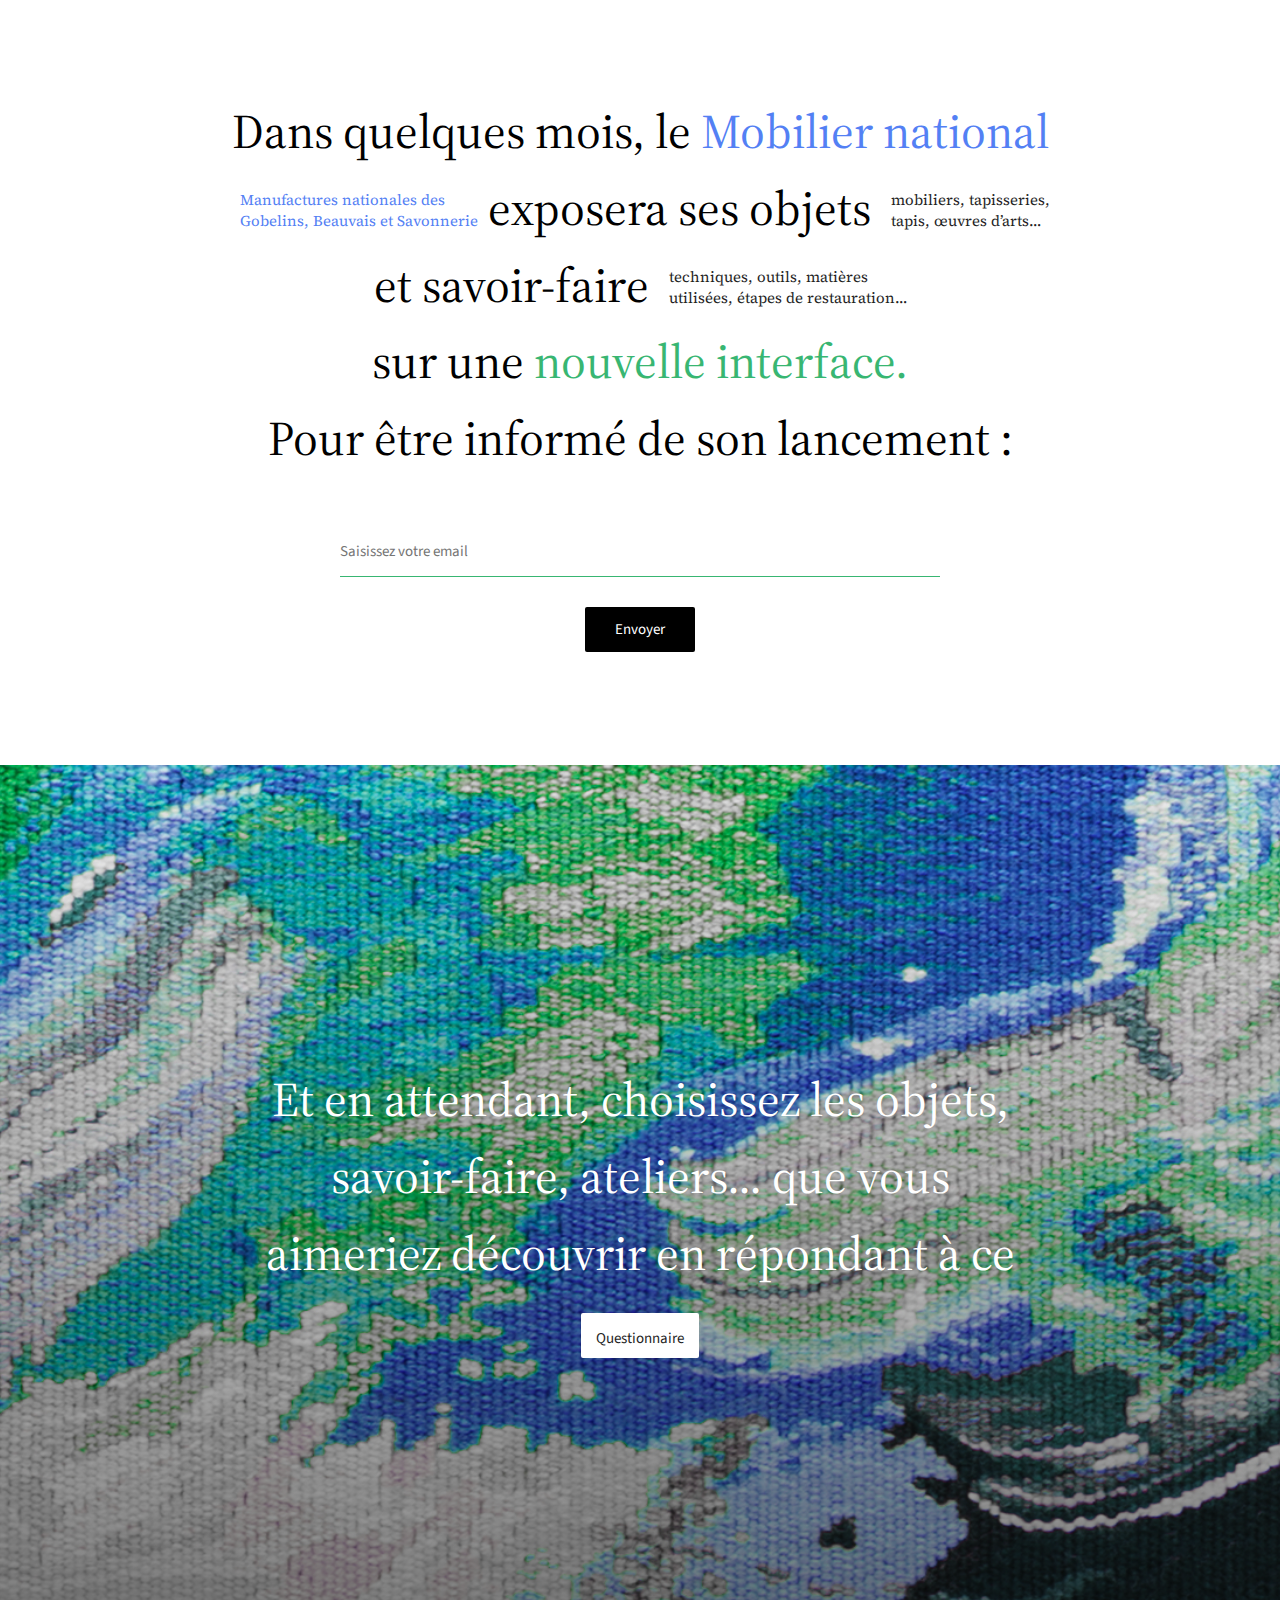
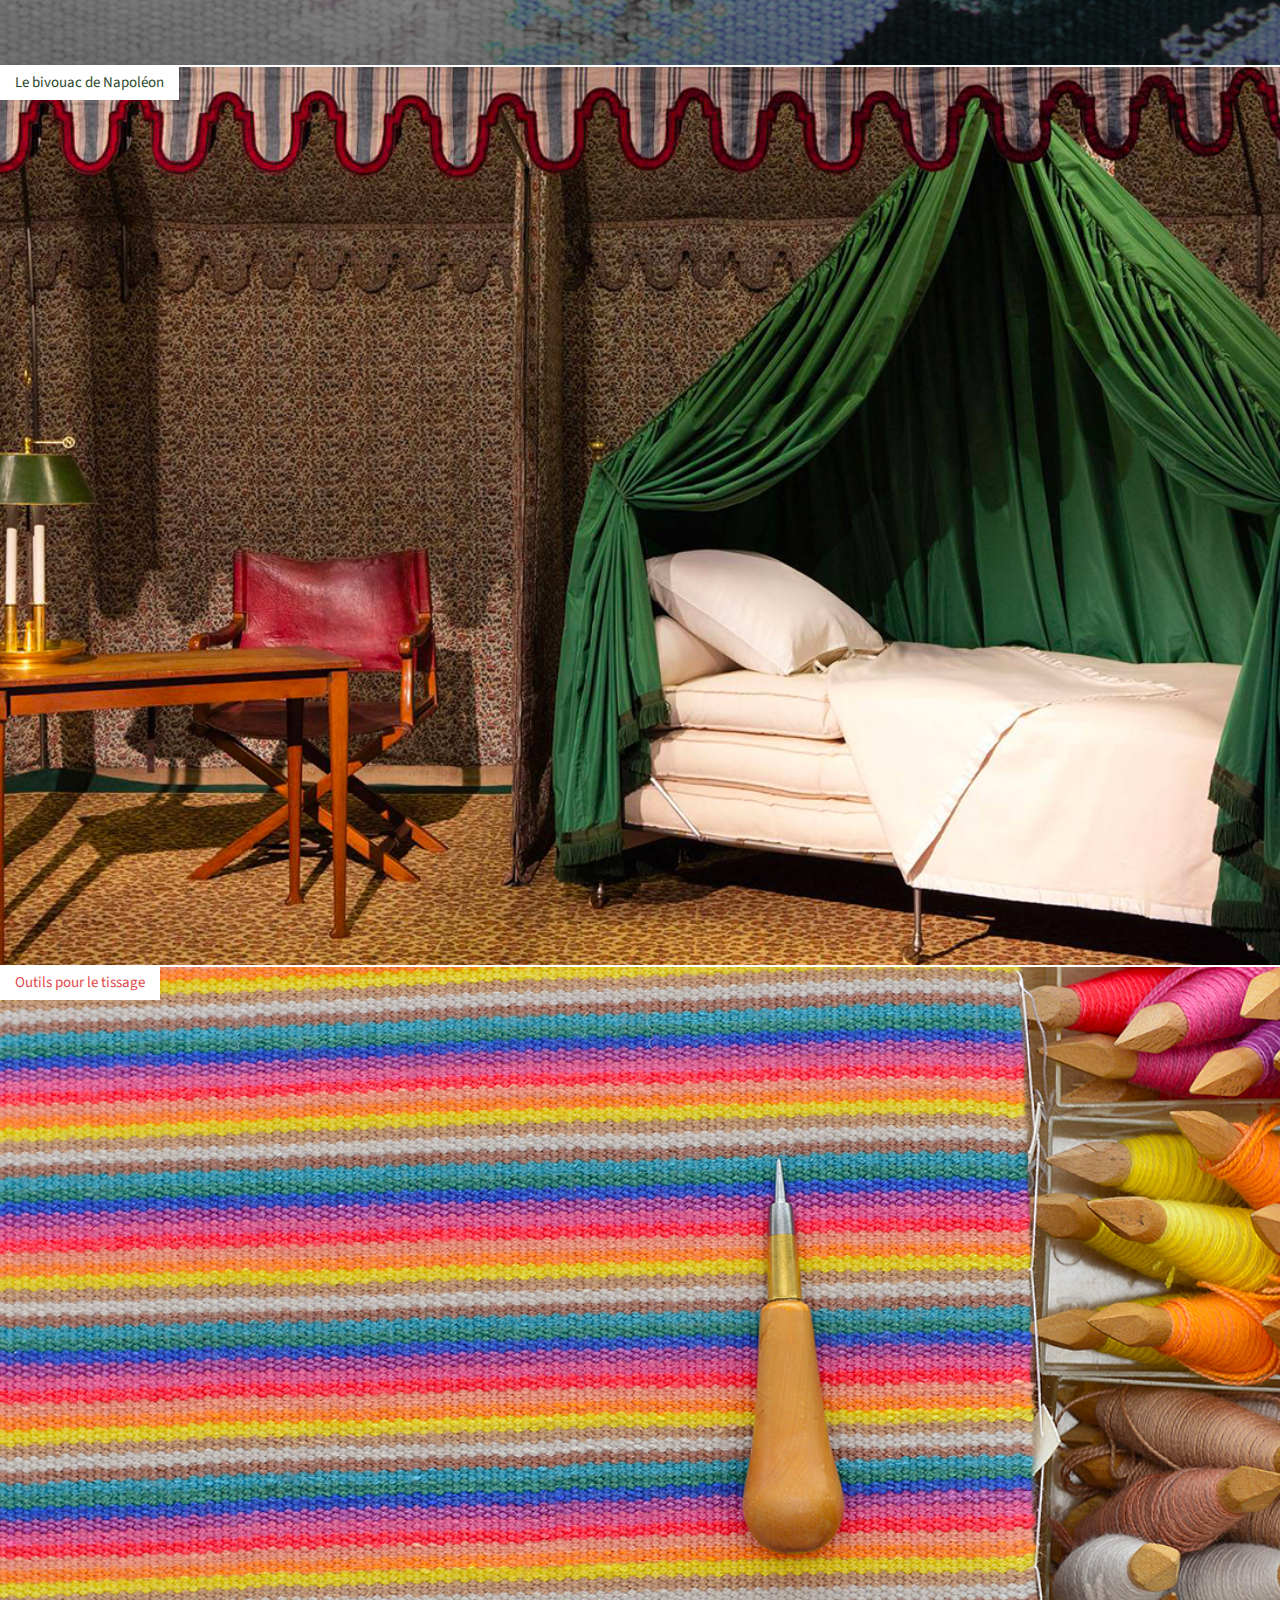
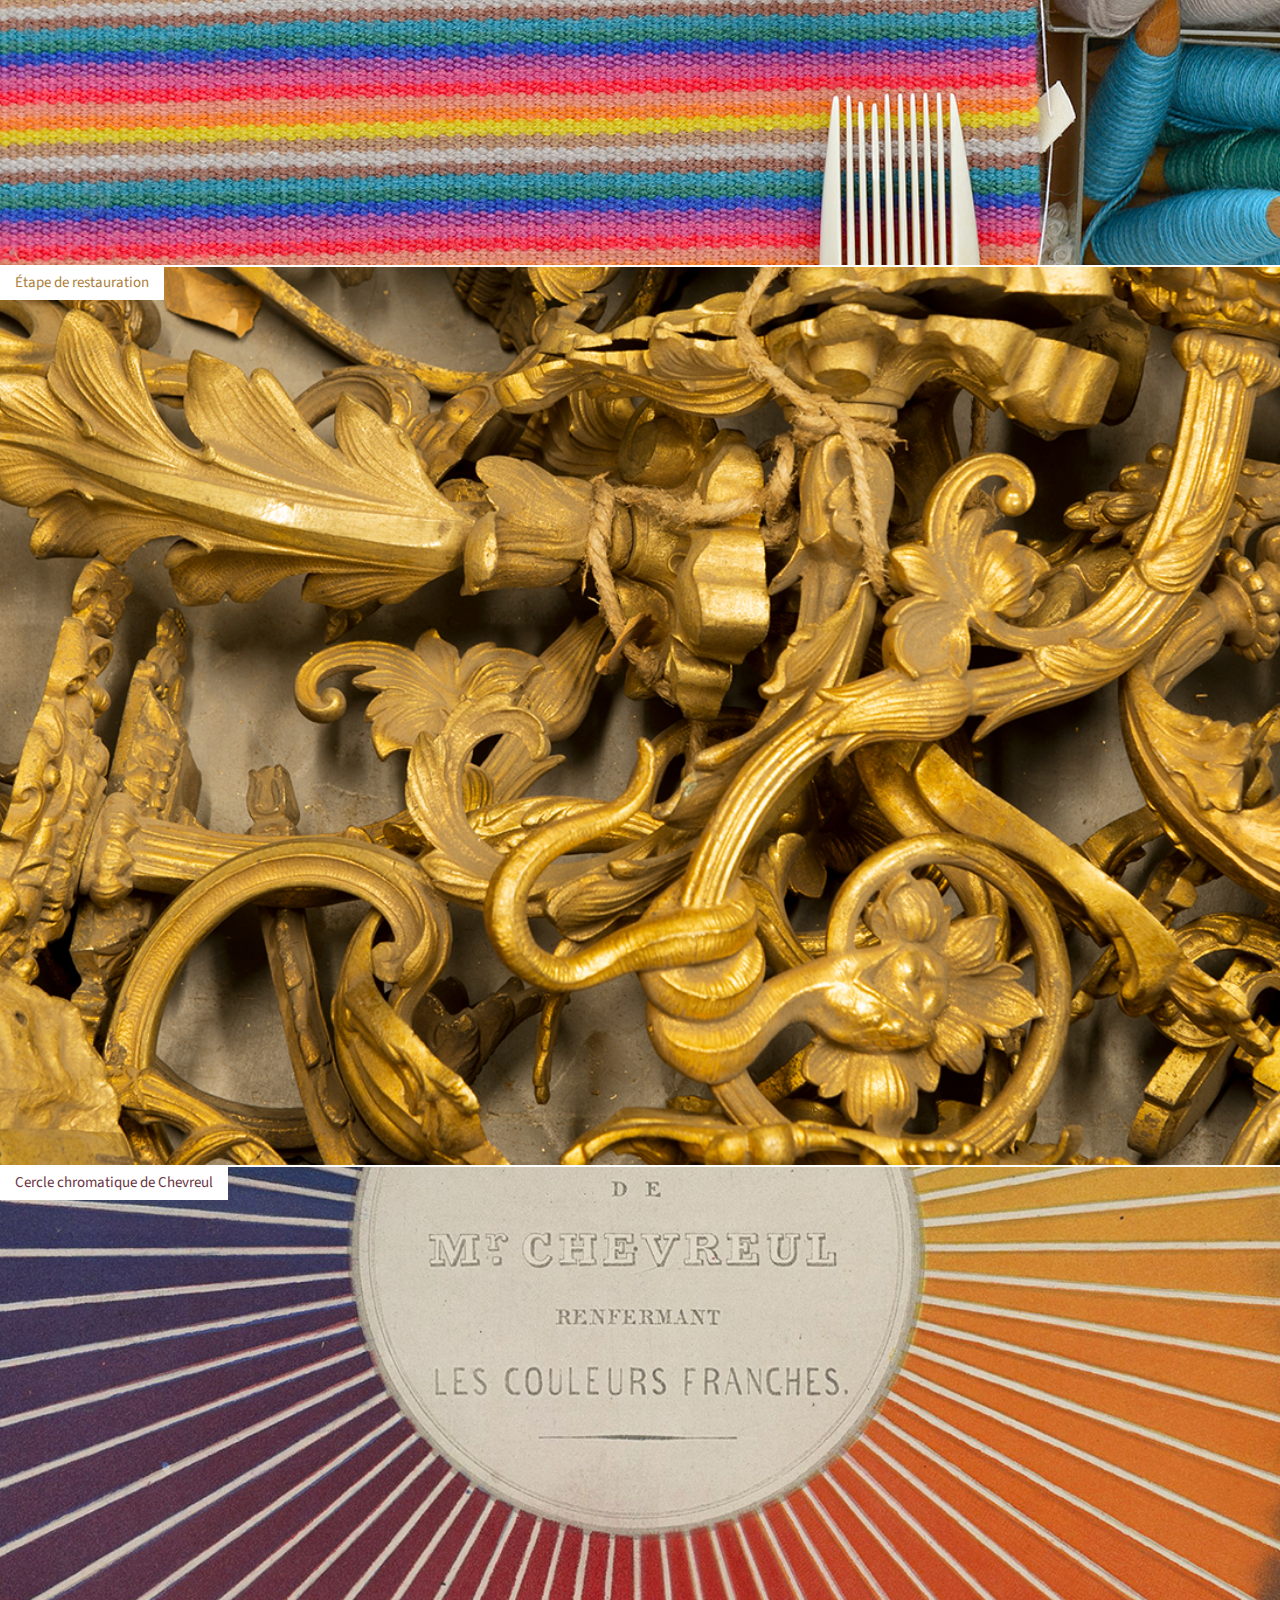
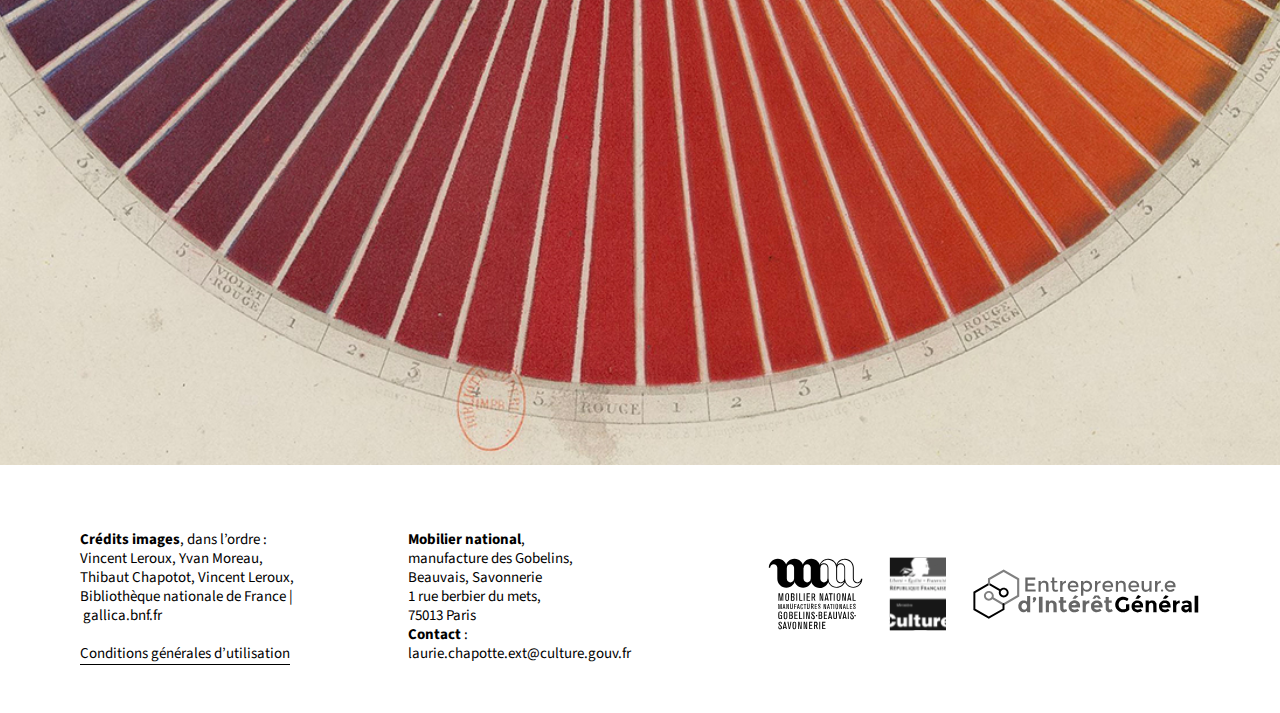
<file: index.html>
<!DOCTYPE html>
<html>

<head>
    <meta charset="utf-8" />
    <meta http-equiv="X-UA-Compatible" content="IE=edge">
    <title>Collections du Mobilier National</title>
    <meta name="viewport" content="width=device-width, initial-scale=1">
    <link href="https://fonts.googleapis.com/css?family=Source+Sans+Pro|Source+Serif+Pro" rel="stylesheet">
    <link href="style.css" rel="stylesheet" media="all" type="text/css">

    <!-- Matomo -->
    <script type="text/javascript">
        var _paq = _paq || [];
        /* tracker methods like "setCustomDimension" should be called before "trackPageView" */
        _paq.push(['trackPageView']);
        _paq.push(['enableLinkTracking']);
        (function () {
            var u = "//gobelins-stats.eig-apps.org/";
            _paq.push(['setTrackerUrl', u + 'piwik.php']);
            _paq.push(['setSiteId', '1']);
            var d = document, g = d.createElement('script'), s = d.getElementsByTagName('script')[0];
            g.type = 'text/javascript'; g.async = true; g.defer = true; g.src = u + 'piwik.js'; s.parentNode.insertBefore(g, s);
        })();
    </script>
    <noscript><p><img src="//gobelins-stats.eig-apps.org/piwik.php?idsite=1&amp;rec=1" style="border:0;" alt="" /></p></noscript>
    <!-- End Matomo Code -->

</head>

<body>
    <section>
        <main>
            Dans quelques mois, le <em class="blue">Mobilier national</em>
            <small class="blue">Manufactures nationales des <br> Gobelins, Beauvais et Savonnerie</small>
            exposera ses objets
            <small class="dark-grey">mobiliers, tapisseries,<br> tapis, œuvres d’arts…</small><br> et savoir-faire
            <small class="dark-grey">techniques, outils, matières<br> utilisées, étapes de restauration…</small><br> sur
            une <em class="green">nouvelle interface.
            </em><br> Pour être informé de son lancement&nbsp;:
        </main>

        <!-- Begin MailChimp Signup Form -->
        <form action="https://collections-mobilier-national.us19.list-manage.com/subscribe/post?u=39845011960ce1cfb60d43be4&amp;id=d800dd40f5"
            method="post" id="mc-embedded-subscribe-form" name="mc-embedded-subscribe-form" class="validate" target="_blank"
            novalidate>
            <p><input type="email" value="" name="EMAIL" class="email" id="mce-EMAIL" placeholder="Saisissez votre email"
                    required></p>
            <!-- real people should not fill this in and expect good things - do not remove this or risk form bot signups-->
            <div style="position: absolute; left: -5000px;" aria-hidden="true"><input type="text" name="b_39845011960ce1cfb60d43be4_d800dd40f5"
                    tabindex="-1" value=""></div>
            <p><button type="submit">Envoyer</button></p>
        </form>
        <!-- End MailChimp Signup Form -->


    </section>
    <section class="SlideWithBg">
        <p class="SlideWithBg__text">
            Et en attendant, choisissez les objets,
            <span class="nobr">savoir-faire</span>, ateliers… que vous aimeriez découvrir en répondant à ce <a href="https://docs.google.com/forms/d/e/1FAIpQLSdNs6onrob3wWkNVXoenmv3ooZ4N83xwf_zNhrXfFf0jBv2qQ/viewform?usp=sf_link"
                class="CTOLink"><span>Questionnaire</span></a>
        </p>
        <div class="SlideWithBg__imgcontainer">
            <img src="fond_textile.jpg" alt="" class="SlideWithBg__img">
        </div>
    </section>
    <section>
        <figure class="FullScreen">
            <img src="bivouac_napoleon.jpg" alt="Lit de camp, tente, tapis, table, chaise pliante.">
            <figcaption>Le bivouac de Napoléon</figcaption>
        </figure>
    </section>
    <section>
        <figure class="FullScreen">
            <img src="outils_tissage.jpg" alt="Fuseaux de tissage">
            <figcaption>Outils pour le tissage</figcaption>
        </figure>
    </section>
    <section>
        <figure class="FullScreen">
            <img src="restauration.jpg" alt="Détail de Lustrerie">
            <figcaption>Étape de restauration</figcaption>
        </figure>
    </section>
    <section>
        <figure class="FullScreen">
            <img src="cercle_chromatique.jpg" alt="Détail du cercle chromatique de Chevreul">
            <figcaption>Cercle chromatique de Chevreul</figcaption>
        </figure>
    </section>
    <footer>
        <p>
            <strong>Crédits images</strong>, dans l’ordre : Vincent Leroux, Yvan Moreau, Thibaut Chapotot, Vincent Leroux,
            Bibliothèque nationale de France&nbsp;|&nbsp;<a href="https://gallica.bnf.fr/">gallica.bnf.fr</a>
            <br><br>
            <a href="cgu.html" class="cgu">Conditions générales d’utilisation</a>
        </p>
        <p>
            <strong>Mobilier national</strong>,<br> manufacture des Gobelins, Beauvais, Savonnerie<br> 1 rue berbier du mets,<br>            75013
            Paris
            <br>
            <strong>Contact</strong> : <a href="mailto:laurie.chapotte.ext@culture.gouv.fr">laurie.chapotte.ext@culture.gouv.fr</a>
        </p>
        <p class="Footer__logo">
            <a href="http://www.mobiliernational.culture.gouv.fr/">
                <img src="logo_mobilier_national.svg" alt="Logo Mobilier National" width="96" height="72">
            </a>
        </p>
        <p class="Footer__logo">
            <a href="http://www.culture.gouv.fr/">
                <img src="logo_ministere_culture.svg" alt="Logo Ministère de la Culture et de la Communication" width="57" height="74">
            </a>
        </p>
        <p class="Footer__logo">
            <a href="https://entrepreneur-interet-general.etalab.gouv.fr/defi/2017/09/26/gobelins/">
                <img src="logo_eig.svg" alt="Logo Entrepreneur d’intérêt général" width="229" height="50">
            </a>
        </p>
    </footer>
</body>

</html>
</file>
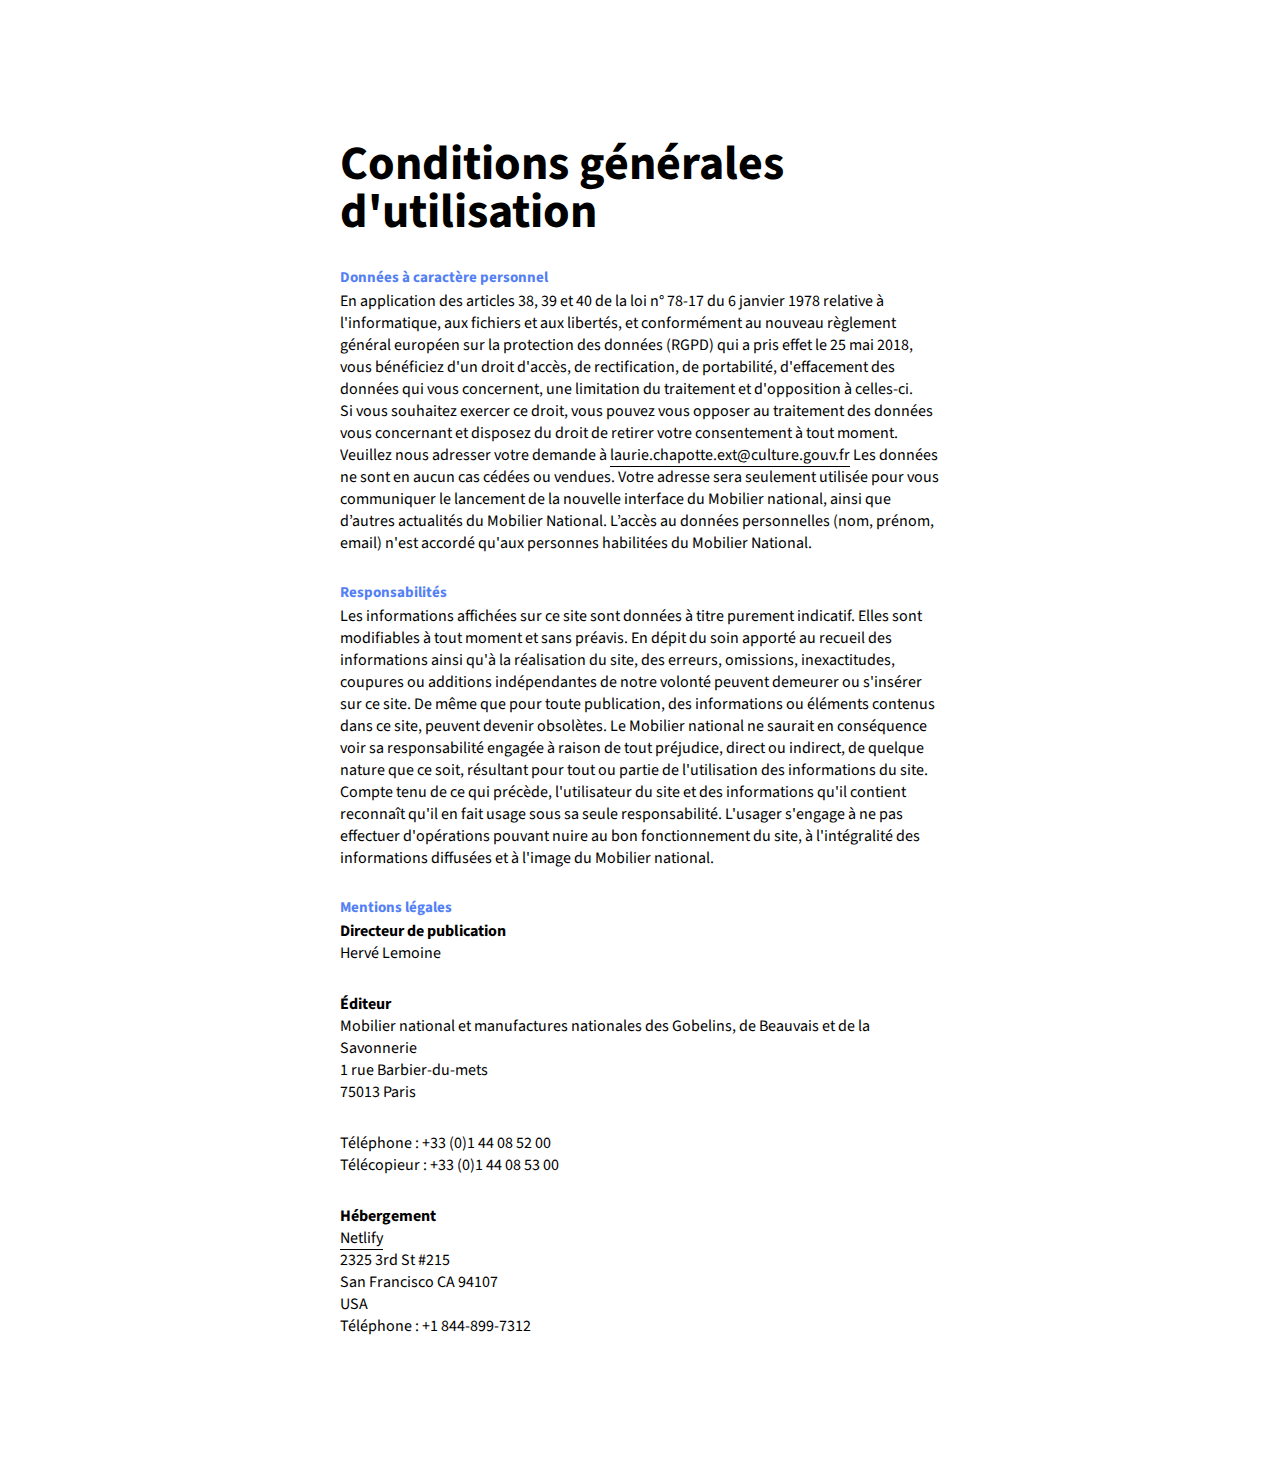
<file: cgu.html>
<!DOCTYPE html>
<html>

<head>
    <meta charset="utf-8" />
    <meta http-equiv="X-UA-Compatible" content="IE=edge">
    <title>Conditions Générales d’Utilisation</title>
    <meta name="viewport" content="width=device-width, initial-scale=1">
    <link href="https://fonts.googleapis.com/css?family=Source+Sans+Pro|Source+Serif+Pro" rel="stylesheet">
    <link rel="stylesheet" type="text/css" media="screen" href="style.css" />
    <style type="text/css">
        body {
            padding: 20px;
        }

        article {
            max-width: 600px;
            margin: 60px auto;
            font-family: "Source Sans Pro", sans-serif;
            color: #000;
        }

        h1 {
            font-size: 30px;
            line-height: 1;
        }

        @media screen and (min-width: 1024px) {
            h1 {
                font-size: 48px;
            }
            article {
                margin: 120px auto;
            }
        }

        h2 {
            font-size: 15px;
            line-height: 19px;
            color: #5380F4;
            font-weight: bold;
            margin-bottom: 0;
            padding-bottom: 0;
        }

        p {
            margin: 0.2em 0 1.8em;
        }

        p strong {
            display: block;
        }

        a {
            color: inherit;
            text-decoration: none;
            border-bottom: 1px solid #000;
        }
    </style>
</head>

<body>
    <article>

        <h1>Conditions générales d'utilisation</h1>

        <h2>Données à caractère personnel</h2>
        <p>En application des articles 38, 39 et 40 de la loi n° 78-17 du 6 janvier 1978 relative à l'informatique, aux fichiers
            et aux libertés, et conformément au nouveau règlement général européen sur la protection des données (RGPD) qui
            a pris effet le 25 mai 2018, vous bénéficiez d'un droit d'accès, de rectification, de portabilité, d'effacement
            des données qui vous concernent, une limitation du traitement et d'opposition à celles-ci.<br> Si vous souhaitez
            exercer ce droit, vous pouvez vous opposer au traitement des données vous concernant et disposez du droit de
            retirer votre consentement à tout moment. Veuillez nous adresser votre demande à <a href="mailto:laurie.chapotte.ext@culture.gouv.fr">laurie.chapotte.ext@culture.gouv.fr</a>
            Les données ne sont en aucun cas cédées ou vendues. Votre adresse sera seulement utilisée pour vous communiquer le lancement
            de la nouvelle interface du Mobilier national, ainsi que d’autres actualités du Mobilier National. L’accès au
            données personnelles (nom, prénom, email) n'est accordé qu'aux personnes habilitées du Mobilier National.
        </p>

        <h2>
            Responsabilités
        </h2>
        <p>
            Les informations affichées sur ce site sont données à titre purement indicatif. Elles sont modifiables à tout moment et sans
            préavis. En dépit du soin apporté au recueil des informations ainsi qu'à la réalisation du site, des erreurs,
            omissions, inexactitudes, coupures ou additions indépendantes de notre volonté peuvent demeurer ou s'insérer
            sur ce site. De même que pour toute publication, des informations ou éléments contenus dans ce site, peuvent
            devenir obsolètes. Le Mobilier national ne saurait en conséquence voir sa responsabilité engagée à raison de
            tout préjudice, direct ou indirect, de quelque nature que ce soit, résultant pour tout ou partie de l'utilisation
            des informations du site. Compte tenu de ce qui précède, l'utilisateur du site et des informations qu'il contient
            reconnaît qu'il en fait usage sous sa seule responsabilité. L'usager s'engage à ne pas effectuer d'opérations
            pouvant nuire au bon fonctionnement du site, à l'intégralité des informations diffusées et à l'image du Mobilier
            national.
        </p>


        <h2>Mentions légales</h2>
        <p>
            <strong>Directeur de publication</strong>
            Hervé Lemoine
        </p>
        <p>
            <strong>
                Éditeur
            </strong>
            Mobilier national et manufactures nationales des Gobelins, de Beauvais et de la Savonnerie<br> 1 rue Barbier-du-mets<br>            75013
            Paris
        </p>

        <p>
            Téléphone : +33 (0)1 44 08 52 00<br> Télécopieur : +33 (0)1 44 08 53 00
        </p>

        <p>
            <strong>
                Hébergement
            </strong>
            <a href="https://netlify.com">Netlify</a><br> 2325 3rd St #215<br> San Francisco CA 94107<br> USA
            <br> Téléphone : +1 844-899-7312
        </p>

    </article>
</body>

</html>
</file>
<file: style.css>
* {
  box-sizing: border-box;
}

.hidden {
  display: none;
}

html,
body {
  margin: 0;
  padding: 0;
}

section {
  height: 100vh;
  width: auto;
  display: flex;
  flex-flow: column nowrap;
  align-items: center;
  justify-content: center;
}

section:nth-child(1) {
  height: auto;
  min-height: 85vh;
  padding: 30px 20px;
}
section:nth-child(2) {
  padding: 30px 20px;
}

main {
  display: block;
  font-family: "Source Serif Pro", serif;
  font-size: 30px;
  line-height: 1.6;
  text-align: center;
  max-width: 1020px;
  color: #000;
}
@media screen and (min-width: 1024px) {
  main {
    font-size: 48px;
  }
}

main em {
  font-style: normal;
}

main small {
  display: inline-block;
  height: 48px;
  margin-left: 10px;
  vertical-align: middle;
  font-size: 15px;
  line-height: 21px;
  text-align: left;
}

form {
  max-width: 600px;
  text-align: center;
  width: 100%;
  margin: 50px 25px 0;
}

form p {
  margin: 0 0 20px;
  padding: 0;
}
form button {
  display: inline-block;
  height: 45px;
  padding: 0 30px;
  margin: 10px 0 0;
  color: white;
  background-color: #000;
  font-family: "Source Sans Pro", sans-serif;
  font-size: 15px;
  border-radius: 2px;
  border: 0;
  cursor: pointer;
}
input[type="email"] {
  display: block;
  max-width: 600px;
  width: 100%;
  background-color: transparent;
  padding: 15px 0px;
  margin: 0;
  border: 0;
  border-bottom: 1px solid #38b672;
  color: #38b672;
  font-family: "Source Sans Pro", sans-serif;
  font-size: 15px;
  line-height: 19px;
}

.SlideWithBg__text {
  display: block;
  font-family: "Source Serif Pro", serif;
  font-size: 30px;
  line-height: 1.6;
  text-align: center;
  max-width: 1020px;
  margin: 0 auto;
  color: #fff;
  max-width: 770px;
}
@media screen and (min-width: 1024px) {
  .SlideWithBg__text {
    font-size: 48px;
  }
}

.SlideWithBg__imgcontainer {
  position: absolute;
  z-index: -1;
  height: 100%;
  width: 100%;
}
.SlideWithBg__img {
  display: block;
  height: 100%;
  width: 100%;
  object-fit: cover;
}
.SlideWithBg__imgcontainer::before {
  content: "";
  position: absolute;
  top: 0;
  width: 100%;
  height: 100%;
  background: linear-gradient(
    to bottom,
    transparent,
    rgba(0, 0, 0, 0.2),
    rgba(0, 0, 0, 0.5)
  );
}

figure.FullScreen {
  height: 100%;
  width: 100%;
  position: relative;
  padding: 0;
  margin: 0;
}
figure.FullScreen::before {
  content: "";
  position: absolute;
  top: 0;
  height: 2px;
  width: 100%;
  background-color: #fff;
  z-index: 2;
}
.FullScreen img {
  position: absolute;
  top: 0;
  left: 0;
  width: 100%;
  height: 100%;
  object-fit: cover;
}
.FullScreen figcaption {
  display: flex;
  flex-flow: row nowrap;
  align-items: center;
  font-family: "Source Sans Pro", sans-serif;
  font-size: 15px;
  line-height: 100%;
  height: 35px;
  padding: 0 15px;
  margin: 0;
  background-color: #ffffff;
  position: absolute;
  top: 0;
  left: 0;
  z-index: 1;
}

section:nth-child(3) .FullScreen figcaption {
  color: #2c492b;
}
section:nth-child(4) .FullScreen figcaption {
  color: #e4484a;
}
section:nth-child(5) .FullScreen figcaption {
  color: #ac7f3a;
}
section:nth-child(6) .FullScreen figcaption {
  color: #683441;
}

.nobr {
  white-space: nowrap;
}

.CTOLink {
  display: inline-block;
  vertical-align: middle;
  height: 45px;
  width: auto;
  background-color: #fff;
  border-radius: 2px;
  padding: 0 15px;
  margin: 0;
  line-height: 15px;
  text-decoration: none;
  color: #1e1e1e;
}
.CTOLink span {
  display: inline;
  font: normal 15px "Source Sans Pro", sans-serif;
  vertical-align: middle;
  position: relative;
  top: 13px;
}

.blue {
  color: #5380f4;
}

.green {
  color: #38b672;
}
.dark-grey {
  color: #1e1e1e;
}

footer {
  display: block;
  padding: 20px 20px;
  font: normal 15px/19px "Source Sans Pro", sans-serif;
}
footer p {
  margin-bottom: 25px;
}

footer a {
  text-decoration: none;
  color: inherit;
}
footer a.cgu {
  border-bottom: 1px solid black;
}

@media screen and (min-width: 1024px) {
  footer {
    display: flex;
    flex-flow: row nowrap;
    align-items: center;
    justify-content: flex-start;
    padding: 50px 80px;
  }
  footer p {
    flex-grow: 2;
    max-width: 30%;
    padding-right: 10%;
    margin-bottom: 0;
  }

  footer p.Footer__logo {
    flex-grow: 0;
    padding: 0;
    padding-left: 25px;
  }
}
</file>
